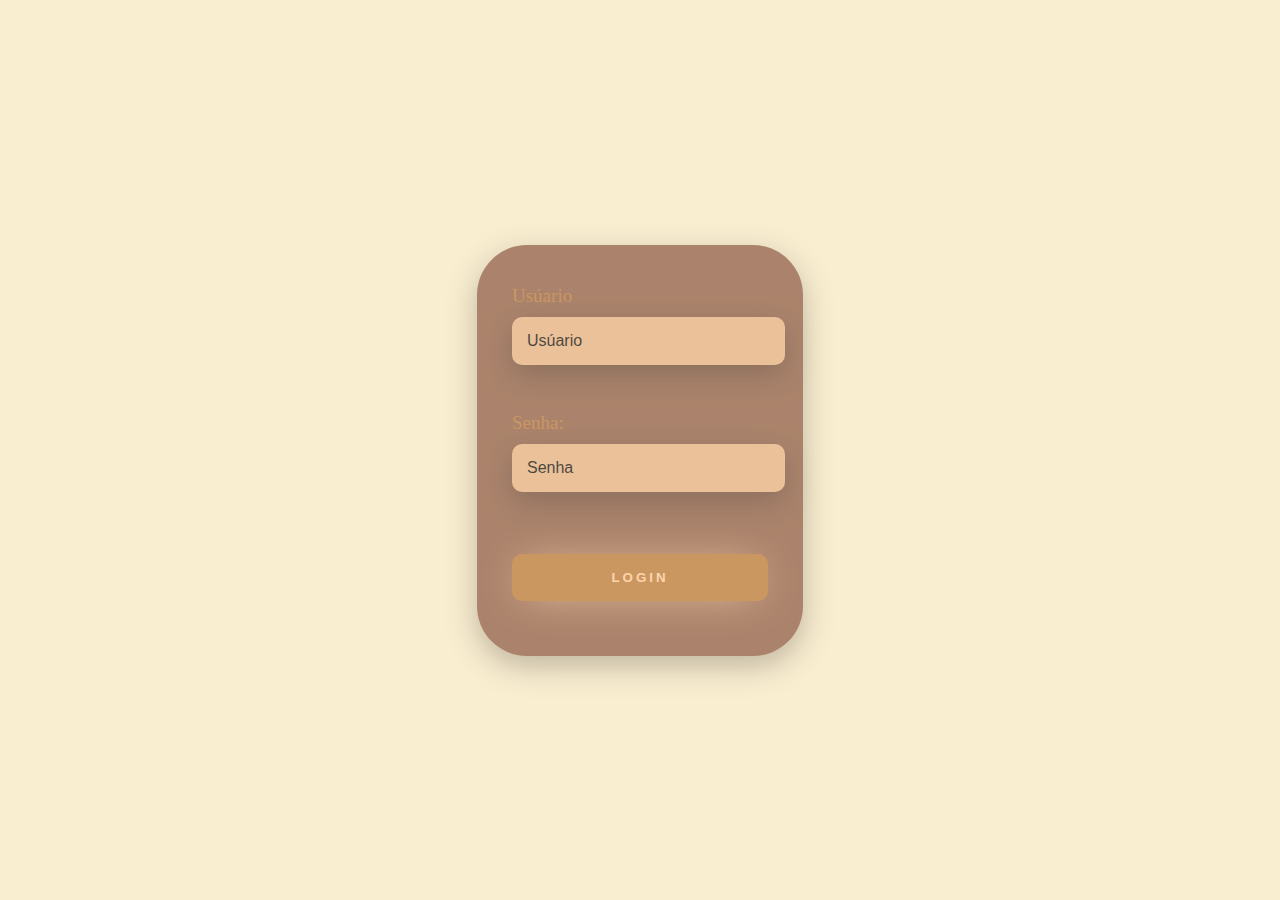
<file: login.html>
<!DOCTYPE html>
<html lang="en">
<head>
    <meta charset="UTF-8">
    <meta name="viewport" content="width=device-width, initial-scale=1.0">
    <title>Document</title>
    <link rel="stylesheet" href="login.css">
</head>
<body>
    <div class="container">
        <div class="conteudo">
            <div class="input-login">
                <label for="Usuario">
                    Usúario
                </label>
                <input type="text" id="input_ususario" placeholder="Usúario">
            </div>
            <div class="input-login">
               <label for="senha">Senha:</label> 
                <input type="text" id="input_senha" placeholder="Senha">
            </div>
            <button onclick="botaoLogin()" class="botaoLogin">Login</button>
        </div>
    </div>
</body>
</html>
</file>
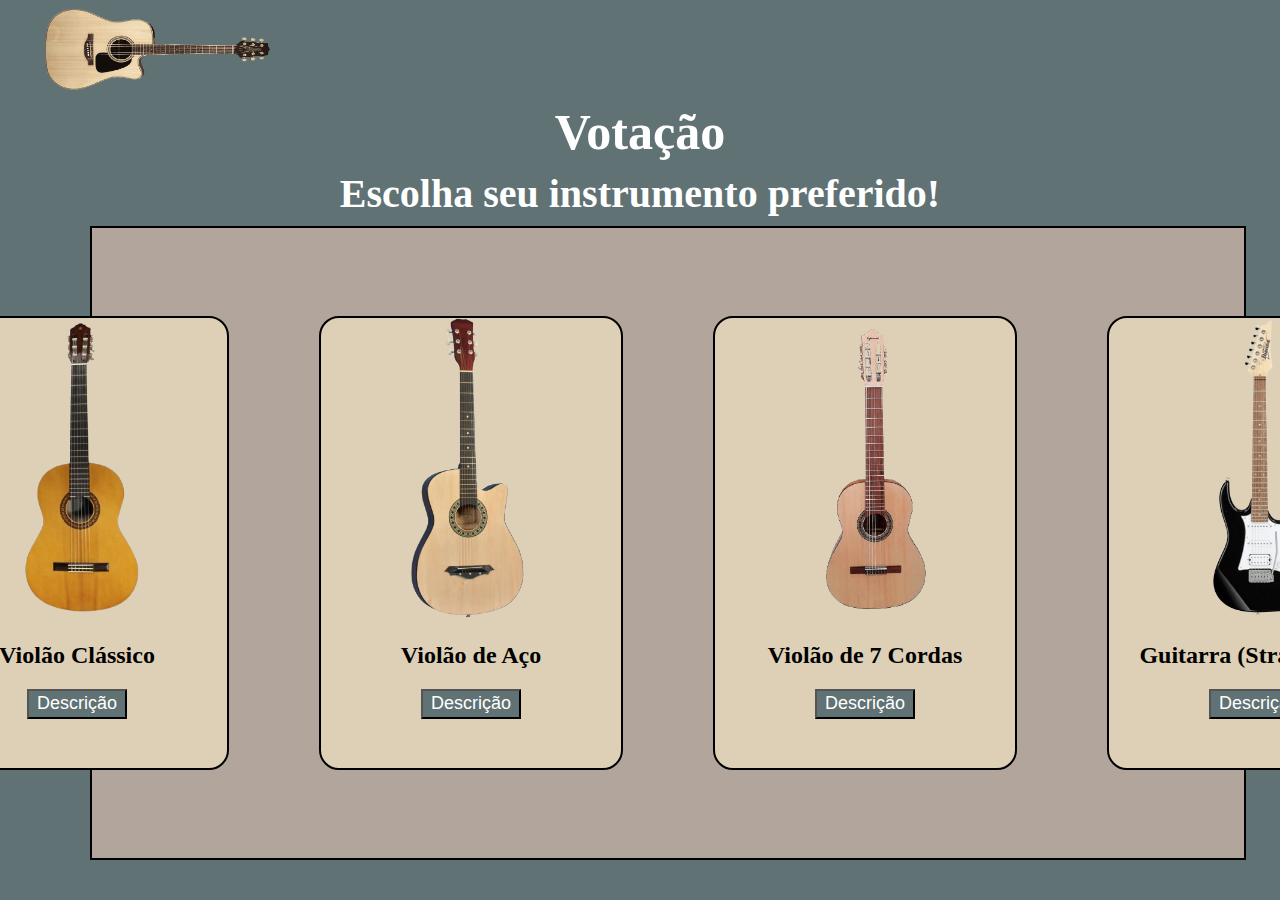
<file: votação.html>
<!DOCTYPE html>
<html lang="en">
<head>
    <meta charset="UTF-8">
    <meta name="viewport" content="width=device-width, initial-scale=1.0">
    <title>Document</title>
    <link rel="stylesheet" href="votação.css">
</head>
<body>
    <div class="imagem_violao">
        <a href="index.html"><img src="assets/png-transparent-takamine-guitars-acoustic-electric-guitar-cutaway-dreadnought-acoustic-guitar-takamine-guitars-guitar-accessory-string-instrument-cutaway-removebg-preview.png" alt=""></a></div>
        
    <h1 class="titulo">Votação</h1>
   
    <h3 class="titulo2">Escolha seu instrumento preferido! </h3>
    <div class="container">
      
        <div class="conteudo">
            
            <div class="img">
            <img src="assets/violaoClassico.png" alt="">
            <h2>Violão Clássico</h2>
                <button id="botaoClassico" onclick="violaoClassico()">Descrição</button>
                <div id="div_mensagem"></div>
            </div>
            
            <div class="img">
                <img src="assets/violaoAço.png" alt="">
                <h2>Violão de Aço</h2>
                <button id="botaoClassico2" onclick="violaoAço()">Descrição</button>
                <div id="div_mensagem2"></div>
                </div>

                <div class="img">
                    <img src="assets/violao7Cordas.png" alt="">
                    <h2>Violão de 7 Cordas</h2>
                    <button id="botaoClassico3" onclick="violao7Cordas()">Descrição</button>
                <div id="div_mensagem3"></div>
                    </div>

                    <div class="img">
                        <img src="assets/guitarra.png" alt="">
                        <h2>Guitarra (Stratocaster)</h2>
                        <button id="botaoClassico4" onclick="guitarra()">Descrição</button>
                        <div id="div_mensagem4"></div>
                        </div>

        </div>
      

    </div>


</body>
</html>

<script>

    var textoAdicionado = false
    function violaoClassico() {

        if(textoAdicionado==false) {
            textoAdicionado=true
            botaoClassico.innerHTML=`Menos`
        div_mensagem.innerHTML=`
    O violão clássico de nylon é um instrumento acústico venerado tanto por sua história quanto por sua versatilidade musical. Caracteriza-se pelas cordas de nylon, ao contrário do violão de aço, o que produz um som mais suave e melódico, ideal para a execução de peças clássicas, bossa nova e música folclórica. A construção deste tipo de violão favorece a técnica de dedilhado, permitindo uma ampla gama de nuances dinâmicas e expressivas. Através dos séculos, o violão clássico de nylon tem sido associado a grandes compositores e virtuosos como Andrés Segovia e João Pernambuco, que expandiram suas capacidades e repertório. Sua popularidade continua forte entre estudantes de música e concertistas, sendo um instrumento fundamental no desenvolvimento da técnica guitarrística e na interpretação de obras complexas.`
    }
    
    else {
        
        textoAdicionado=false
        botaoClassico.innerHTML=`Descrição`
        div_mensagem.innerHTML=``
    } }

   
    function violaoAço() {

        if(textoAdicionado==false) {
            textoAdicionado=true
            botaoClassico2.innerHTML=`Menos`
        div_mensagem2.innerHTML=`
        O violão de aço, distinguido principalmente por suas cordas metálicas, é um instrumento que oferece um som brilhante e ressonante, amplamente favorecido em gêneros como folk, country, blues e rock. Suas cordas de aço produzem um timbre mais forte e com maior volume em comparação ao mais suave e melódico violão de nylon. Isso o torna ideal para apresentações solo ou como parte de uma banda, pois sua sonoridade consegue se destacar mesmo em meio a outros instrumentos.

A construção do violão de aço também difere em termos de estrutura de suporte interna, projetada para suportar a tensão maior das cordas de aço. Frequentemente, estes violões possuem um corpo maior e um braço reforçado, características que contribuem para a robustez do instrumento e a clareza do som.`
    }
    
    else {
        
        textoAdicionado=false
        botaoClassico2.innerHTML=`Descrição`
        div_mensagem2.innerHTML=``
    } }

    function violao7Cordas() {

if(textoAdicionado==false) {
    textoAdicionado=true
    botaoClassico3.innerHTML=`Menos`
div_mensagem3.innerHTML=`
O violão de 7 cordas é uma evolução intrigante do violão tradicional, adicionando uma corda extra que normalmente é afinada em um registro mais baixo. Essa adição expande significativamente o alcance harmônico e melódico do instrumento, permitindo a execução de linhas de baixo e acordes mais complexos simultaneamente.

Originário do Brasil, o violão de 7 cordas é amplamente utilizado no choro e na samba, gêneros nos quais a corda adicional, geralmente afinada em C ou B, oferece uma base rítmica e harmônica mais rica. Essa configuração permite que o músico explore novas texturas sonoras e desenvolva arranjos mais sofisticados e completos, fazendo do violão de 7 cordas um pilar nessas tradições musicais.

`
}

else {

textoAdicionado=false
botaoClassico3.innerHTML=`Descrição`
div_mensagem3.innerHTML=``
} }

function guitarra() {

if(textoAdicionado==false) {
    textoAdicionado=true
    botaoClassico4.innerHTML=`Menos`
div_mensagem4.innerHTML=`
O violão de 7 cordas é uma evolução intrigante do violão tradicional, adicionando uma corda extra que normalmente é afinada em um registro mais baixo. Essa adição expande significativamente o alcance harmônico e melódico do instrumento, permitindo a execução de linhas de baixo e acordes mais complexos simultaneamente.

Originário do Brasil, o violão de 7 cordas é amplamente utilizado no choro e na samba, gêneros nos quais a corda adicional, geralmente afinada em C ou B, oferece uma base rítmica e harmônica mais rica. Essa configuração permite que o músico explore novas texturas sonoras e desenvolva arranjos mais sofisticados e completos, fazendo do violão de 7 cordas um pilar nessas tradições musicais.

`
}

else {

textoAdicionado=false
botaoClassico4.innerHTML=`Descrição`
div_mensagem4.innerHTML=``
} }

</script>
</file>
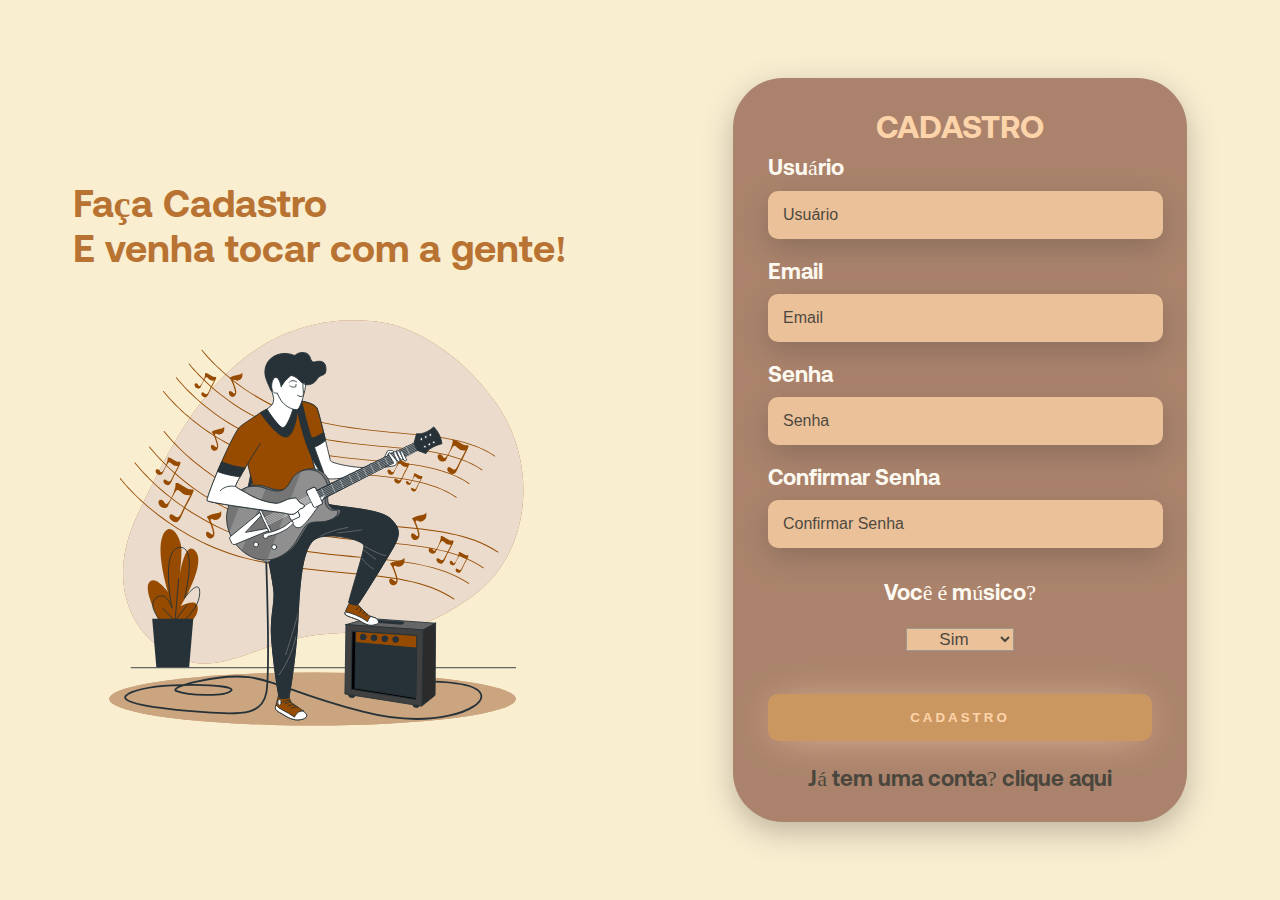
<file: Site/public/cadastro.html>
<!DOCTYPE html>
<html lang="en">
<head>
    <meta charset="UTF-8">
    <meta name="viewport" content="width=device-width, initial-scale=1.0">
    <title>Cadastro</title>
    <link rel="icon" href="assets/Amigo-Violao.png">
    <link rel="stylesheet" href="cadastro.css">
    <link rel="preconnect" href="https://fonts.googleapis.com">
<link rel="preconnect" href="https://fonts.gstatic.com" crossorigin>
<link href="https://fonts.googleapis.com/css2?family=Kanit:ital,wght@0,100;0,200;0,300;0,400;0,500;0,600;0,700;0,800;0,900;1,100;1,200;1,300;1,400;1,500;1,600;1,700;1,800;1,900&family=PT+Serif:ital,wght@0,400;0,700;1,400;1,700&family=Roboto:ital,wght@0,100;0,300;0,400;0,500;0,700;0,900;1,100;1,300;1,400;1,500;1,700;1,900&display=swap" rel="stylesheet">
</head>
<body>
  <style>
    .input-erro{
      color: red;
    }
  </style>
    <div class="main-login">
        <div class="login-esquerda">
            <h1>Faça Cadastro <br> E venha tocar com a gente!</h1>
           
            <img src="playing-music-animate (2).svg" alt="" class="img-esquerda">
        </div>
        <div class="login-direita">
            <div class="card-login">
                <h1>CADASTRO</h1>
                <div class="texto-card">
                    <label id="Validação" for="usuario">Usuário</label>
                    <input type="text" id="cadastro_usuario" placeholder="Usuário">
                    
                </div>
                <div class="texto-card">
                    <label id="Validação" for="email">Email</label>
                    <input type="text" id="email_usuario" placeholder="Email">
                    
                </div>
                <div class="texto-card">
                    <label id="Validação" for="senha">Senha</label>
                    <input type="password" id="senha_usuario" placeholder="Senha">
                </div>
                <div class="texto-card">
                    <label id="Validação" for="confirmarSenha">Confirmar Senha</label>
                    <input type="password" id="confirmarSenha_usuario" placeholder="Confirmar Senha">
                </div>
                <div class="select">
                <p>Você é músico?</p>
                <select  id="select_musico">
                
                    <option value="sim">Sim</option>
                    <option value="nao">Não</option>
                
                </select></div>
                
                <div id="div_msgErro"></div>
                <button class="botao-login" onclick="cadastrar()">Cadastro</button>
                <span class="styleSpan" >
                    <a href="login.html">Já tem uma conta? clique aqui</a>
                </span>
            </div>
        </div>
    </div>

</body>
</html>
<script>
   function cadastrar() {
    
    div_msgErro.innerHTML = ``
    //Recupere o valor da nova input pelo nome do id
    // Agora vá para o método fetch logo abaixo
    var usuarioVar = cadastro_usuario.value;
    var emailVar = email_usuario.value;
    var senhaVar = senha_usuario.value;
    var confirmacaoSenhaVar = confirmarSenha_usuario.value;
    var selectMusico = select_musico.value
    var tamanhoEmail = emailVar.length
    if (
      usuarioVar == "" 
    ) {
      
    

      document.getElementById("cadastro_usuario").style.border = "2px solid red";
    
      
      
      div_msgErro.innerHTML += `Campo usúario, está vazio!`
      
      return false;
    }
    
    
    else if(emailVar == '') {
      document.getElementById("email_usuario").style.border = "2px solid red";
      div_msgErro.innerHTML += `Campo email, está vazio!`
      return false;
    }

       
    else if(senhaVar == '') {
      document.getElementById("senha_usuario").style.border = "2px solid red";
      div_msgErro.innerHTML += `Campo senha, está vazio!`
      return false;
    }

    else if(confirmacaoSenhaVar == '') {
      document.getElementById("confirmarSenha_usuario").style.border = "2px solid red";
      div_msgErro.innerHTML += `Campo confirmar senha, está vazio!`
      return false;
    }


    else if(emailVar.indexOf('@') < 0) {
      document.getElementById("email_usuario").style.border = "2px solid red";
      div_msgErro.innerHTML += `Campo email, precisa ter @ !`
      return false;
    } 
  
    
    
    else if(senhaVar.length < 8) {
      document.getElementById("senha_usuario").style.border = "2px solid red";
      div_msgErro.innerHTML += `Campo senha, precisa ter no mínimo 8 caracteres !`
      return false;
    } 

    else if(senhaVar != confirmacaoSenhaVar) {
      document.getElementById("senha_usuario").style.border = "2px solid red";
      document.getElementById("confirmarSenha_usuario").style.border = "2px solid red";
      div_msgErro.innerHTML += `As senhas precisam ser iguais!`
      return false;
    } 
    
    
    else {
      
    

    // Enviando o valor da nova input
    fetch("/usuarios/cadastrar", {
      method: "POST",
      headers: {
        "Content-Type": "application/json",
      },
      body: JSON.stringify({
        // crie um atributo que recebe o valor recuperado aqui
        // Agora vá para o arquivo routes/usuario.js
        usuarioServer: usuarioVar,
        emailServer: emailVar,
        senhaServer: senhaVar,
        selectMusicoServer: selectMusico
      }),
    })
      .then(function (resposta) {
        console.log("resposta: ", resposta);

        if (resposta.ok) {
       

          alert(`Redirecionando para tela de login`)

          setTimeout(() => {
            window.location = "login.html";
          }, "1000");

          limparFormulario();
          
        } else {
          throw "Houve um erro ao tentar realizar o cadastro!";
        }
      })
      .catch(function (resposta) {
        console.log(`#ERRO: ${resposta}`);
        
      });

    return false;
  }



}
</script>
</file>
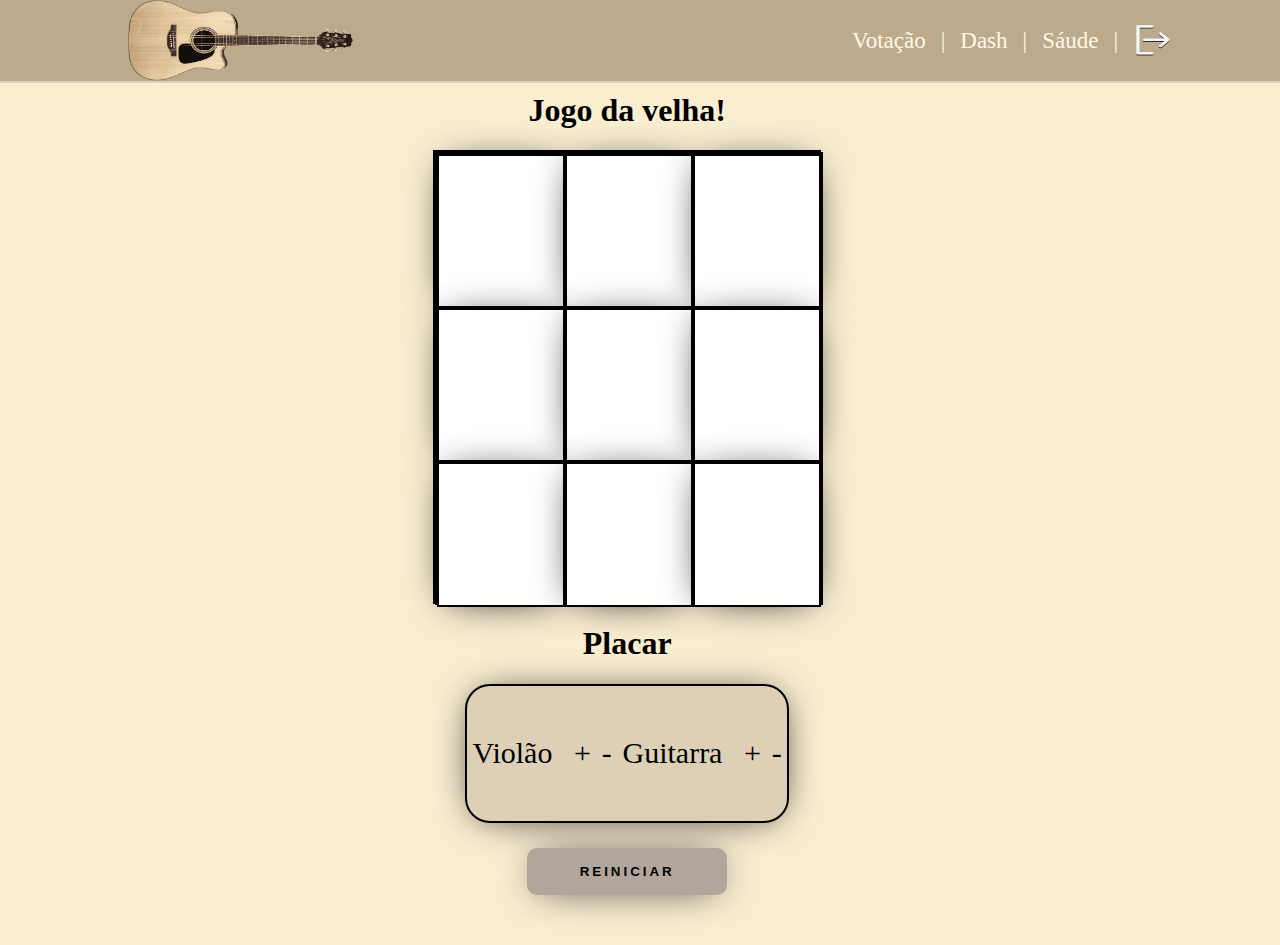
<file: Site/public/jogodaVelha.html>
<!DOCTYPE html>
<html lang="en">

<head>
    <meta charset="UTF-8">
    <meta name="viewport" content="width=device-width, initial-scale=1.0">
    <title>Jogo da Velha</title>
    <link rel="stylesheet" href="jogodaVelha.css">
    <link rel="icon" href="assets/Amigo-Violao.png">
</head>

<body>
    
       <div class="header">
        <div class="container1">
            

     <a href="home.html">  <img class="imagem-violao" src="assets/png-transparent-takamine-guitars-acoustic-electric-guitar-cutaway-dreadnought-acoustic-guitar-takamine-guitars-guitar-accessory-string-instrument-cutaway-removebg-preview.png"> </a>
                 
      
           <ul class="navbar">
        
            <a href="votação.html"><li>Votação</li></a>
            <li>|</li>
            
            
            <a href="dash.html"><li>Dash</li></a>
            
            <li>|</li>

            <a href="saude.html"><li>Sáude</li></a>
            
            <li>|</li>
            <a class="imgLogo" href="login.html"><img src="assets/logoutbranco.png" alt=""></a>
            
           </ul>
            
        
    </div>
</div>

<div class="containerdivisãoheader">
</div>

    <div class="container">
        <h1>Jogo da velha!</h1>
        <div class="conteudo">
            <div class="linha1">
                <div class="quadrados">
                    <div onclick="quadrado('a1')"" class=" quadrado" id="a1">
                        <div id="teste"></div>
                    </div>
                    <div onclick="quadrado('a2')" class="quadrado" id="a2">
                        <div id="teste"></div>
                    </div>
                    <div onclick="quadrado('a3')" class="quadrado" id="a3">
                        <div id="teste"></div>
                    </div>
                </div>
            </div>

            <div class="linha2">
                <div class="quadrados">
                    <div class="quadrado" onclick="quadrado('b1')" id="b1">

                    </div>
                    <div onclick="quadrado('b2')" class="quadrado" id="b2">

                    </div>
                    <div class="quadrado" onclick="quadrado('b3')" id="b3">

                    </div>
                </div>
            </div>
            <div class="linha3">
                <div class="quadrados">
                    <div class="quadrado" onclick="quadrado('c1')" id="c1">

                    </div>
                    <div class="quadrado" onclick="quadrado('c2')" id="c2">

                    </div>
                    <div class="quadrado" onclick="quadrado('c3')" id="c3">

                    </div>
                </div>
            </div>

        </div>
        <div class="botoes">


            <h1>Placar</h1>
            <div class="conteudoBotao">
                <p>Violão</p>
                <p class="placar" id="violaoPlacar"></p>
                <div class="adicionar" onclick="Adicionar('Violão')">+</div>
                <div class="remover" onclick="Remover('Violão')">-</div>
                <p>Guitarra</p>
                <p class="placar" id="guitarraPlacar"></p>
                <p class="adicionar" onclick="Adicionar('Guitarra')">+</p>
                <p class="remover" onclick="Remover('Guitarra')">-</p>
            </div>
        </div>
        <button class="reiniciar" onclick="Reiniciar()">Reiniciar</button>
    </div>

  


</body>

</html>

<script>

    var tabuleiroPrincipal = [];
    var linha1 = ['a1', 'a2', 'a3']
    var linha2 = ['b1', 'b2', 'b3']
    var linha3 = ['c1', 'c2', 'c3']

    tabuleiroPrincipal = [linha1, linha2, linha3]


    var violao = `<img src="https://cdn-icons-png.flaticon.com/512/1887/1887840.png" style="width: 119px; height: 130px;"  > `
    var guitarra = `<img src="https://cdn-icons-png.flaticon.com/512/355/355081.png" style="width: 119px; height: 130px;"  > `

    var primeiroInstrumento = violao
    function quadrado(botaoEscolhido) {

        var botao = document.getElementById(botaoEscolhido)

        for (var linha = 0; linha < tabuleiroPrincipal.length; linha++) {

            for (var quadrado = 0; quadrado < tabuleiroPrincipal[linha].length; quadrado++) {

                if (tabuleiroPrincipal[linha][quadrado] == botaoEscolhido) {

                    tabuleiroPrincipal[linha][quadrado] = primeiroInstrumento

                    botao.innerHTML = primeiroInstrumento;


        

                }


            }


        }

        if (primeiroInstrumento == violao) {
            primeiroInstrumento = guitarra
        }

        else {
            primeiroInstrumento = violao
        }


    }
    var placarViolao = 0
    var placarGuitarra = 0
    function Adicionar(comparar) {

        if (comparar == 'Violão') {
            violaoPlacar.innerHTML = placarViolao += 1
        }
        else {
            guitarraPlacar.innerHTML = placarGuitarra += 1
        }
    }

    function Remover(comparar) {

              if (comparar == 'Violão') {
                violaoPlacar.innerHTML = placarViolao -= 1
            }

         
            else {
                
                guitarraPlacar.innerHTML = placarGuitarra -= 1
            }

            if(placarGuitarra <0 || placarViolao <0) {
                guitarraPlacar.innerHTML=``
                violaoPlacar.innerHTML=``
                alert(`Valor inválido`)
                placarGuitarra=0 
                placarViolao=0
            }
        }
    

    function Reiniciar() {

      var quadrados =  document.querySelectorAll('.quadrado')
        console.log(quadrados.length)
   
        for(var i =0; i<quadrados.length; i++) {
            
            quadrados[i].innerHTML= ``
        }

        tabuleiroPrincipal = [
            ['a1', 'a2', 'a3'],
            ['b1', 'b2', 'b3'],
            ['c1', 'c2', 'c3']
        ];
        primeiroInstrumento=violao
    }
</script>
</file>
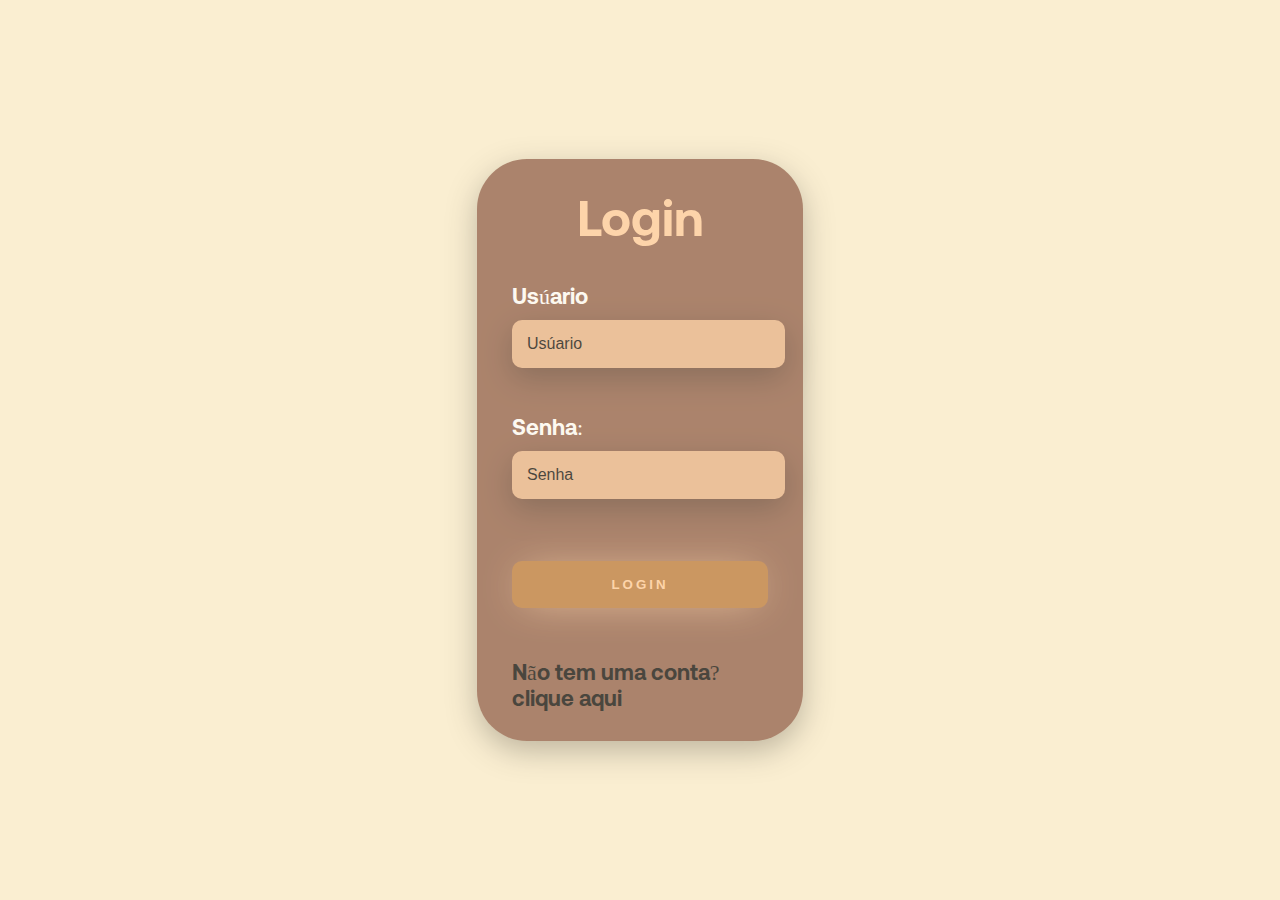
<file: Site/public/login.html>
<!DOCTYPE html>
<html lang="en">

<head>
    <meta charset="UTF-8">
    <meta name="viewport" content="width=device-width, initial-scale=1.0">
    <title>Login</title>
    <link rel="stylesheet" href="login.css">
    <link rel="icon" href="assets/Amigo-Violao.png">
    <link rel="preconnect" href="https://fonts.googleapis.com">
    <link rel="preconnect" href="https://fonts.gstatic.com" crossorigin>
    <link href="https://fonts.googleapis.com/css2?family=Kanit:ital,wght@0,100;0,200;0,300;0,400;0,500;0,600;0,700;0,800;0,900;1,100;1,200;1,300;1,400;1,500;1,600;1,700;1,800;1,900&family=PT+Serif:ital,wght@0,400;0,700;1,400;1,700&family=Roboto:ital,wght@0,100;0,300;0,400;0,500;0,700;0,900;1,100;1,300;1,400;1,500;1,700;1,900&display=swap" rel="stylesheet">
</head>

<body>
    <div class="container">
        <div class="conteudo">
            <div class="titulo">
                <h1>Login</h1>
            </div>
            <div class="input-login">

                <label for="Usuario">
                    Usúario
                </label>
                <input type="text" id="input_usuario" placeholder="Usúario">
            </div>
            <div class="input-login">
                <label for="senha">Senha:</label>
                <input type="password" id="input_senha" placeholder="Senha">
            </div>
            <button onclick="autenticar()" class="botaoLogin">Login</button>
            <a href="cadastro.html">
                <p>Não tem uma conta? clique aqui</p>
            </a>
        </div>
    </div>
</body>

</html>
<script>
    function autenticar() {
        var NOME_USUARIO = sessionStorage.NOME_USUARIO
       

        var usuarioVar = input_usuario.value;
        var senhaVar = input_senha.value;

        console.log("FORM LOGIN: ", usuarioVar);
        console.log("FORM SENHA: ", senhaVar);

        // TODO: VERIFICAR AS VALIDAÇÕES QUE ELES ESTÃO APRENDENDO EM ALGORITMOS 
        if (usuarioVar == "" || senhaVar == "") {
            window.alert("Preencha todos os campos para prosseguir!");
            5;
            return false;
        }



        fetch("/usuarios/autenticar", {
            method: "POST",
            headers: {
                "Content-Type": "application/json"
            },
            body: JSON.stringify({
                usuarioServer: usuarioVar,
                senhaServer: senhaVar
            })
        }).then(function (resposta) {
            console.log("ESTOU NO THEN DO entrar()!");

            if (resposta.ok) {
                console.log(resposta);

                resposta.json().then(json => {
                    console.log(json);
                    console.log(JSON.stringify(json));

                    sessionStorage.EMAIL_USUARIO = json.email;
                    sessionStorage.NOME_USUARIO = json.usuario;
                    sessionStorage.ID_USUARIO = json.idUsuario;
                    sessionStorage.musico = json.musico 

                    alert(`Login com sucesso!`);
                    

                    setTimeout(function () {
                        window.location = "home.html";

                    }, 1000); // apenas para exibir o loading

                });

            } else {

                console.log("Houve um erro ao tentar realizar o login!");
                alert(`Erro`);
                resposta.text().then(texto => {
                    console.error(texto);

                });
            }

        }).catch(function (erro) {
            console.log(erro);
        });

        return false;
    }



</script>
</file>
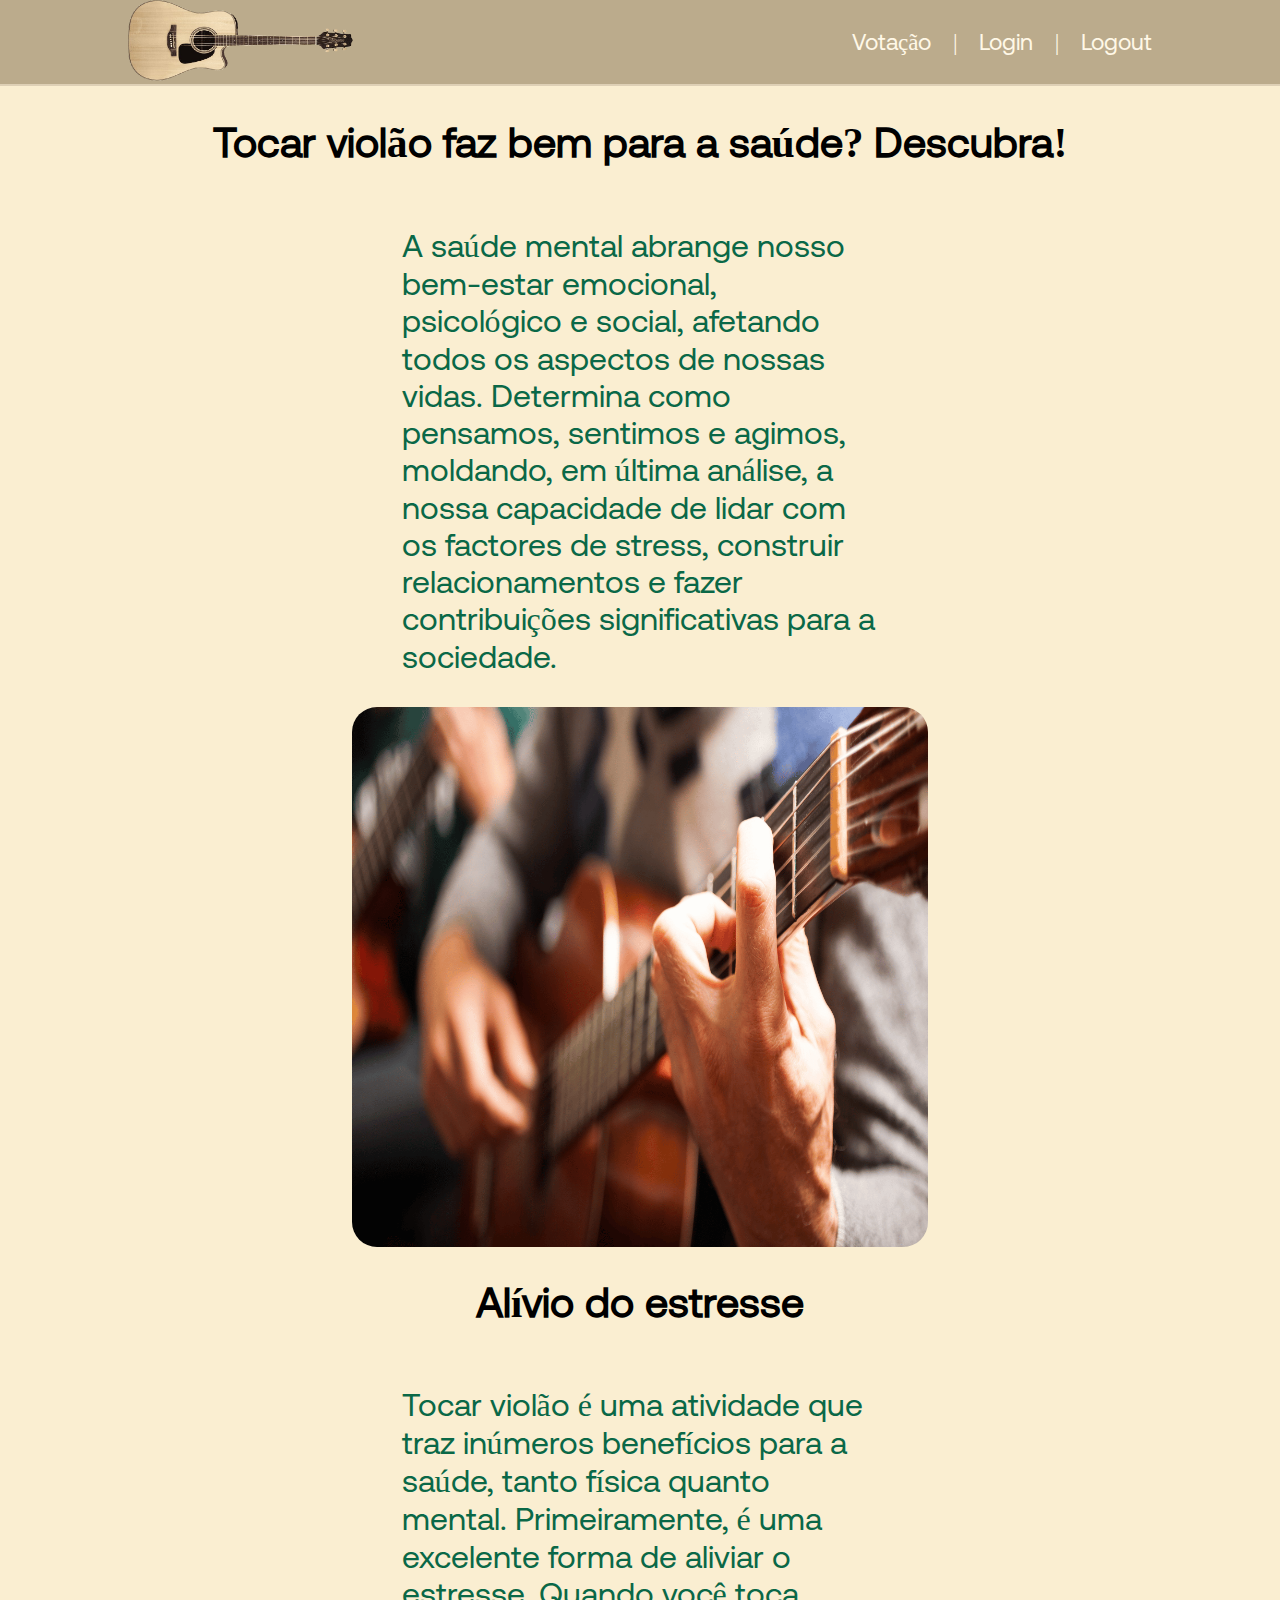
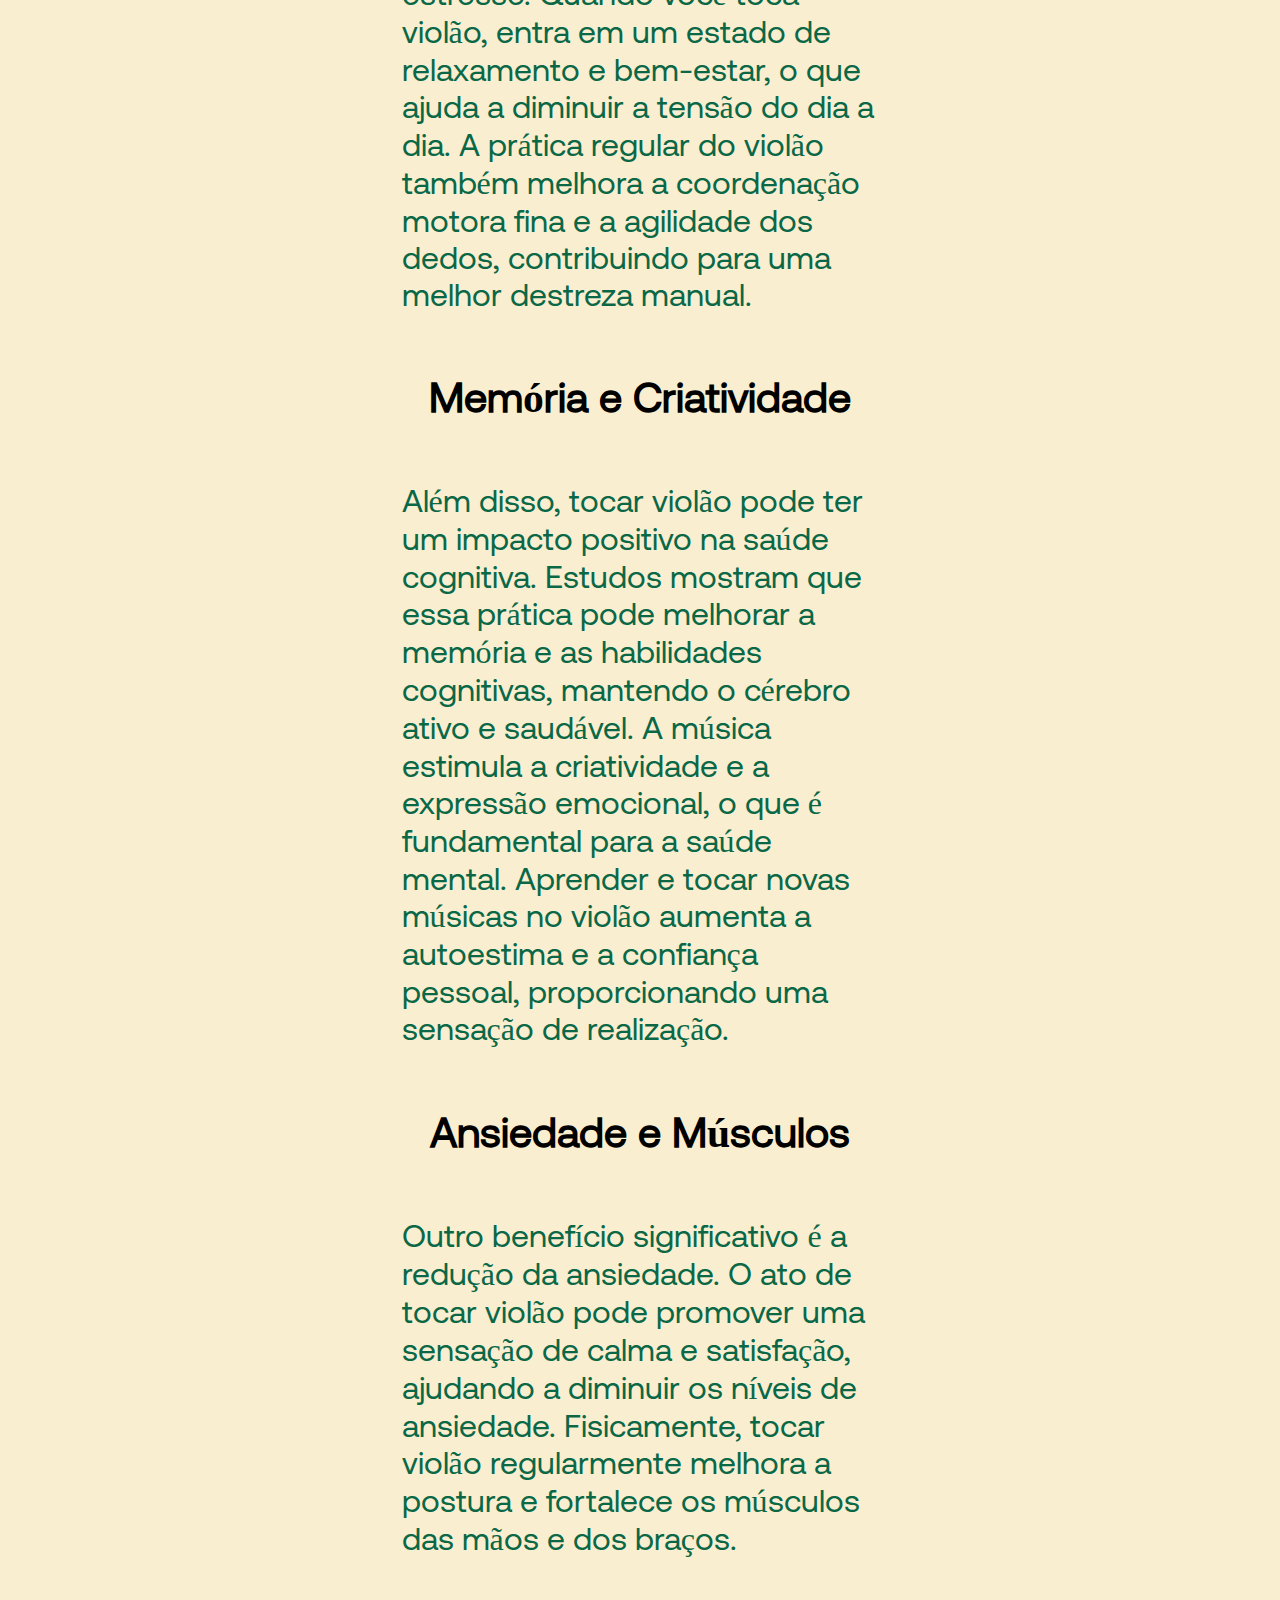
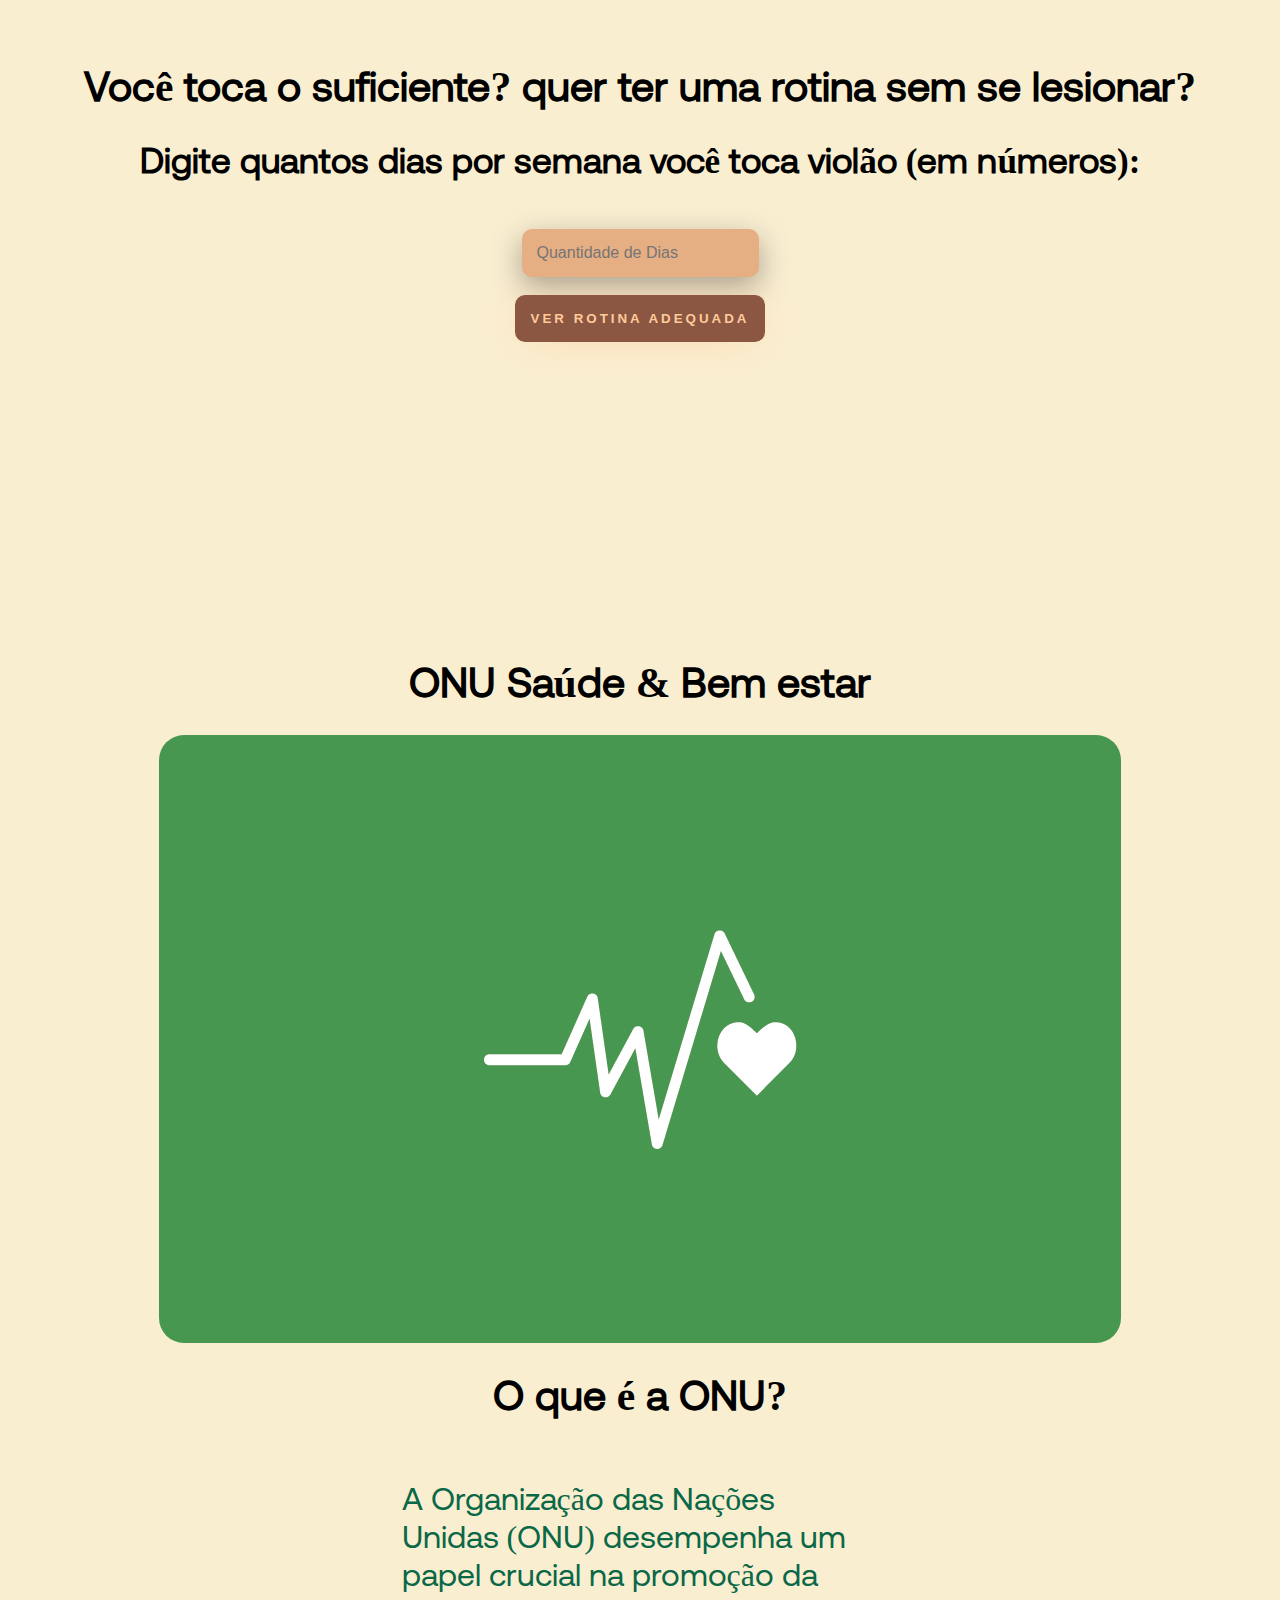
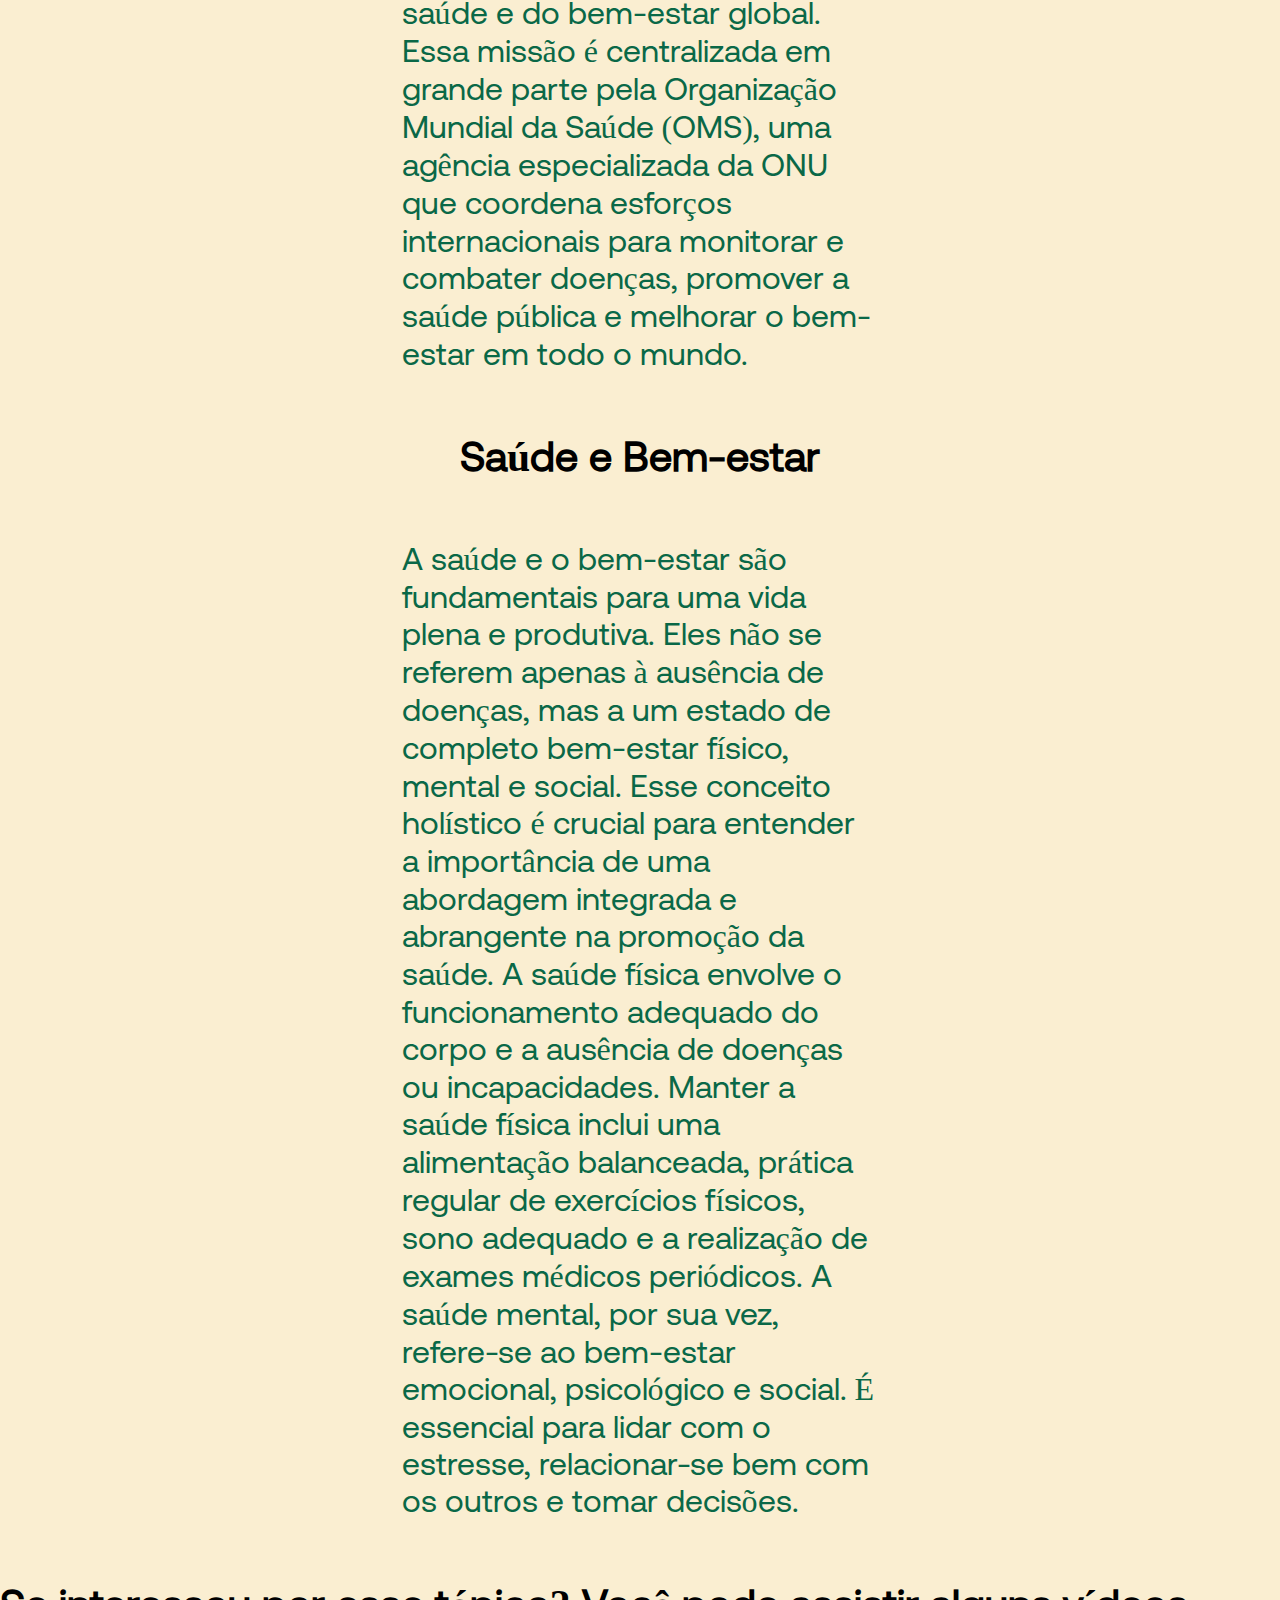
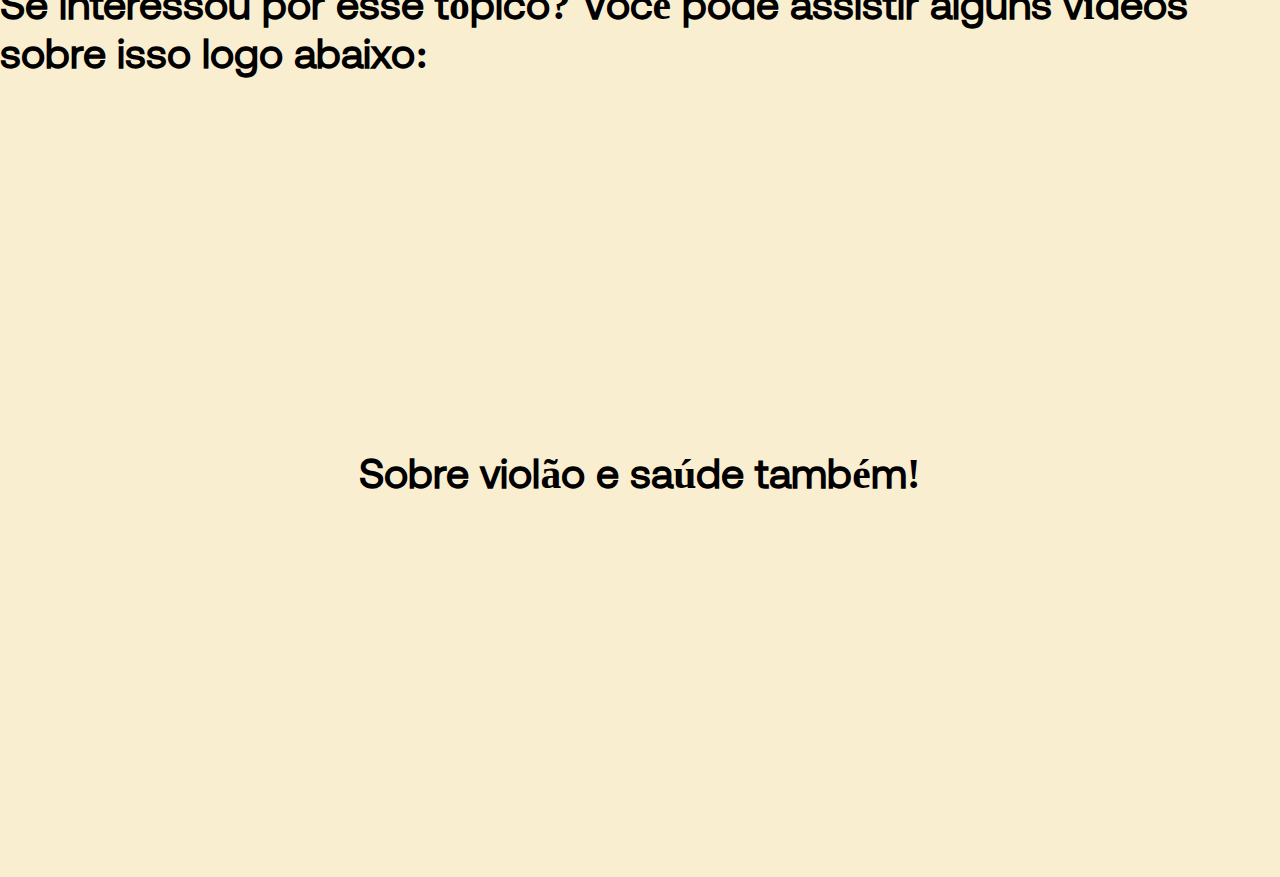
<file: Site/public/saude.html>
<!DOCTYPE html>
<html lang="en">

<head>
    <meta charset="UTF-8">
    <meta name="viewport" content="width=device-width, initial-scale=1.0">
    <title>Saúde</title>
    <link rel="icon" href="assets/Amigo-Violao.png">
    <link rel="stylesheet" href="saude.css">
</head>

<body>

    <div class="header">
        <div class="container">


            <div class="imagem_violao">
                <a href="home.html"><img class="violaoImagem"
                        src="../assets/png-transparent-takamine-guitars-acoustic-electric-guitar-cutaway-dreadnought-acoustic-guitar-takamine-guitars-guitar-accessory-string-instrument-cutaway-removebg-preview.png"
                        alt=""></a>
            </div>
            <ul class="navbar">

                <a href="votação.html">
                    <li>Votação</li>
                </a>
              

              
            
                <li>|</li>
                <a href="login.html">
                    <li>Login</li>
                </a>
                <li>|</li>
                <a href="index.html">
                    <li>Logout</li>
                </a>

            </ul>


        </div>
    </div>

    <div class="containerdivisãoheader">
    </div>
    <div class="container1">

        <div class="titulo">
            <h1>Tocar violão faz bem para a saúde? Descubra! </h1>
        </div>
        <div class="paragrafo1">
            <p>
                A saúde mental abrange nosso bem-estar emocional, psicológico e social, afetando todos os aspectos de
                nossas vidas. Determina como pensamos, sentimos e agimos, moldando, em última análise, a nossa
                capacidade de lidar com os factores de stress, construir relacionamentos e fazer contribuições
                significativas para a sociedade.</p>
        </div>
        <div class="img">
            <img src="./assets/saudeGuitarra.webp"
                alt="">
        </div>
    </div>

    <div class="containerFrases">
        <H1>Alívio do estresse</H1>
        <p>Tocar violão é uma atividade que traz inúmeros benefícios para a saúde, tanto física quanto mental.
            Primeiramente, é uma excelente forma de aliviar o estresse. Quando você toca violão, entra em um estado de
            relaxamento e bem-estar, o que ajuda a diminuir a tensão do dia a dia. A prática regular do violão também
            melhora a coordenação motora fina e a agilidade dos dedos, contribuindo para uma melhor destreza manual.</p>
        <h1>Memória e Criatividade</h1>
        <p>Além disso, tocar violão pode ter um impacto positivo na saúde cognitiva. Estudos mostram que essa prática
            pode melhorar a memória e as habilidades cognitivas, mantendo o cérebro ativo e saudável. A música estimula
            a criatividade e a expressão emocional, o que é fundamental para a saúde mental. Aprender e tocar novas
            músicas no violão aumenta a autoestima e a confiança pessoal, proporcionando uma sensação de realização.</p>
        <h1>Ansiedade e Músculos </h1>
        <p>Outro benefício significativo é a redução da ansiedade. O ato de tocar violão pode promover uma sensação de
            calma e satisfação, ajudando a diminuir os níveis de ansiedade. Fisicamente, tocar violão regularmente
            melhora a postura e fortalece os músculos das mãos e dos braços.</p>
    </div>

    <div class="rotina">
        <h1>Você toca o suficiente? quer ter uma rotina sem se lesionar?</h1>
        <h2>Digite quantos dias por semana você toca violão (em números):</h2>
        <br>
        <input class="input_rotina" type="number" id="input_dias" placeholder="Quantidade de Dias">
        <br>
        <button class="botao_rotina" onclick="Rotina()">Ver rotina adequada</button>
        <br><br>
        <div class="msg_rotina" id="div_msg"></div>


    </div>

    <div class="onu">
        <h1>ONU Saúde & Bem estar</h1>
        <img src="./assets/onuSaude.png"
            alt="">
        <h1>O que é a ONU?</h1>
        <p>A Organização das Nações Unidas (ONU) desempenha um papel crucial na promoção da saúde e do bem-estar global.
            Essa missão é centralizada em grande parte pela Organização Mundial da Saúde (OMS), uma agência
            especializada da ONU que coordena esforços internacionais para monitorar e combater doenças, promover a
            saúde pública e melhorar o bem-estar em todo o mundo.
        <h1>Saúde e Bem-estar</h1>
        
        <p>A saúde e o bem-estar são fundamentais para uma vida plena e produtiva. Eles não se referem apenas à ausência de doenças, mas a um estado de completo bem-estar físico, mental e social. Esse conceito holístico é crucial para entender a importância de uma abordagem integrada e abrangente na promoção da saúde.

            A saúde física envolve o funcionamento adequado do corpo e a ausência de doenças ou incapacidades. Manter a saúde física inclui uma alimentação balanceada, prática regular de exercícios físicos, sono adequado e a realização de exames médicos periódicos. A saúde mental, por sua vez, refere-se ao bem-estar emocional, psicológico e social. É essencial para lidar com o estresse, relacionar-se bem com os outros e tomar decisões. 
            
            </p>

            <h1>Se interessou por esse tópico? Você pode assistir alguns vídeos sobre isso logo abaixo:</h1>
            <iframe width="560" height="315" src="https://www.youtube.com/embed/gYx1fCOUpAw?si=8Z6Ax2-H66EFvhBS" title="YouTube video player" frameborder="0" allow="accelerometer; autoplay; clipboard-write; encrypted-media; gyroscope; picture-in-picture; web-share" referrerpolicy="strict-origin-when-cross-origin" allowfullscreen></iframe>
            <h1>Sobre violão e saúde também!</h1>
            <iframe width="560" height="315" src="https://www.youtube.com/embed/ZaLao76YfL4?si=mKGDzhHFOtWymD2N" title="YouTube video player" frameborder="0" allow="accelerometer; autoplay; clipboard-write; encrypted-media; gyroscope; picture-in-picture; web-share" referrerpolicy="strict-origin-when-cross-origin" allowfullscreen></iframe>

    </div>
</body>

</html>

<script>

    function Rotina() {
     
        var qtdDias = Number(input_dias.value)
        div_msg.innerHTML = ``

        if (qtdDias < 1 || qtdDias > 7) {
            alert(`Quantidade de dias erradas! tem que ser entre 1 e 7`)
        }
        else {
            for (var cont = 1; cont <= qtdDias; cont++) {
                if (cont == 1) {
                    div_msg.innerHTML += `<h1 style="font-size: 30px; margin: 0;">${cont} Dia :</h1> <h2 style="font-size:25px; margin:0;">Técnica e Aquecimento </h2>   10 minutos: Alongamento e aquecimento das mãos e dedos. <br>
20 minutos: Exercícios de técnica básica (escalas, arpejos).<br> 
30 minutos: Prática de acordes e progressões. <br> <br>`
                }

                else if (cont == 2) {
                    div_msg.innerHTML += `<h1 style="font-size: 30px; margin: 0;">${cont} Dia :</h1>  <h2 style="font-size:25px; margin:0;">Repertório e Canções </h2> 
10 minutos: Aquecimento. <br>
20 minutos: Revisão de canções conhecidas. <br>
30 minutos: Aprendizado de uma nova música <br>`
                }

                else if (cont == 3) {
                    div_msg.innerHTML += `<h1 style="font-size: 30px; margin: 0;">${cont} Dia :</h1>  <h2 style="font-size:25px; margin:0;">Teoria Musical e Improvisação</h2>
                10 minutos: Aquecimento. <br>
20 minutos: Estudo de teoria musical <br> (acordes, escalas, harmonia) <br>
30 minutos: Prática de improvisação  <br> <br>`
                }

                else if (cont == 4) {
                    div_msg.innerHTML += `<h1 style="font-size: 30px; margin: 0;">${cont} Dia :</h1>  <h2 style="font-size:25px; margin:0;">Técnica Avançada e Velocidade</h2>
                10 minutos: Aquecimento. <br>
20 minutos: Exercícios de técnica avançada <br> (tapping, sweep picking, fingerstyle). <br>
30 minutos: Prática de velocidade e precisão. <br> <br>
            `}

                else if (cont == 5) {
                    div_msg.innerHTML += `<h1 style="font-size: 30px; margin: 0;">${cont} Dia :</h1>  <h2 style="font-size:25px; margin:0;">Estudo de Estilo e Gênero</h2>
                10 minutos: Aquecimento. <br>
20 minutos: Estudo de um estilo de sua preferencia. <br>
30 minutos: Aplicação do estilo em músicas ou improvisação. <br> <br>`

                }

                else if (cont == 6) {
                    div_msg.innerHTML += `<h1 style="font-size: 30px; margin: 0;">${cont} Dia :</h1>  <h2 style="font-size:25px; margin:0;">Composição e Criatividade</h2>
                10 minutos: Aquecimento. <br>
20 minutos: Exercícios de criatividade <br> (criação de riffs, melodias) <br>
30 minutos: Composição de uma música  <br> <br>`
                }

                else {
                    div_msg.innerHTML += `<h1 style="font-size: 30px; margin: 0;">${cont} Dia :</h1>  <h2 style="font-size:25px; margin:0;">Revisão e Relaxamento</h2>
                10 minutos: Aquecimento. <br>
20 minutos: Revisão do material estudado. <br>
30 minutos: Tocar músicas favoritas para relaxar`
                }
            }
        }
    }






</script>
</file>
<file: login.css>
body{
    margin: 0;
    padding: 0;
    background: #FAEED1;
}

.container{
    display: flex;
    align-items: center;
    height: 100vh;
    justify-content: center;
}

.conteudo{
    display: flex;
    justify-content: center;
    align-items: center;
    flex-direction: column;
    padding: 30px 35px;
    background:#8b5742;
    border-radius: 50px;
    box-shadow: 0px 10px 30px #00000056;
    opacity: 0.7;
    gap: 3vh;
    width: 20%;
  
    
}

.input-login{
    width: 100%;
    display: flex;
    flex-direction: column;
    align-items: flex-start;
    justify-content: center;
    margin: 10px 0px;
}
.input-login > input{
    width: 95%;
    border: none;
    border-radius: 10px;
    padding: 15px;
    background: #e6ae83;
    color: #000000;
    font-size: 12pt;
    box-shadow: 0px 10px 30px #00000056;
    outline: none;
}

.input-login > label {
    color : #b87333;
    margin-bottom: 10px;
    font-size: 19px;
}
.input-login input::placeholder {
    color : #000000;
}

.botaoLogin {
    width: 100%;
    padding: 16px 0px ;
    margin: 25px;
    border: none;
    border-radius: 10px;
    outline: none;
    text-transform: uppercase;
    font-weight: 800;
    letter-spacing: 3px;
    color: #ffca9a;
    background:#b87333;
    cursor: pointer;
    box-shadow: 0px 2px 40px -12px;
}

.botaoLogin:hover {
    font-size:16px;

}
</file>
<file: votação.css>
body {
    background-color: #607274;
    margin: 0;
    padding: 0;
}


.titulo  {
    display: flex;
    align-items: center;
    justify-content: center;
    font-size: 50px;
    color: white;
    margin: 1vh;


}


.imagem_violao img{
    width: 225px;
    height: 81px;
    margin-left: 5vh;
    margin-top: 1vh;
}

.titulo2{
    margin:1vh;
    display: flex;
    align-items: center;
    color: white;
    font-size: 40px;
    justify-content: center;
}

.container {
    height: 70vh;
    width: 90vw;
    border: 2px solid black;
    justify-content: center;
    display: flex;
    background-color: #B2A59B;
    margin-left:10vh;
}

.conteudo {

    display: flex;
    align-items: center;
    justify-content: center;
    gap: 10vh;
    
   
}

.img img {
    width: 300px;
    height: 300px;
    
}

.img{
    border: 2px solid black;
    background-color: #DED0B6;
    text-align: center;
    cursor: pointer;
    border-radius: 20px;
    overflow: auto;    /* Adiciona scrollbar se necessário */
    width: 300px;
    height: 450px;

}

.img:hover{
    background-color: #B2A59B;
    transition: 1s;

}


#div_mensagem{
    margin: 30px;
    font-size: 20px;
}
#div_mensagem2{
    margin: 30px;
    font-size: 20px;
}
#div_mensagem3{
    margin: 30px;
    font-size: 20px;
}
#div_mensagem4{
    margin: 30px;
    font-size: 20px;
}


.img button{
    background-color: #607274;
    color: white;
    cursor: pointer;
    width: 100px;
    height: 30px;
    font-size: 18px;
    text-align: center;
}
</file>
<file: Site/public/cadastro.css>
@font-face {
    font-family: 'Aeonik Regular';
    src: url(fonts/AeonikTRIAL-Bold.otf);
}
body{
    margin: 0;
    font-family: 'Aeonik Regular';
}



.main-login {
    width: 100vw;
    height: 100vh;
    background: #FAEED1;
    display: flex;
    justify-content: center ;
    align-items: center;
}

.login-esquerda {
    width: 50vw;
    height: 100vh;
    display: flex;
    justify-content: center;
    align-items: center;
    flex-direction: column;
}

.img-esquerda{
    width: 35vw;
}

.login-esquerda h1 {
    color:#b87333;
    font-size: 3vw;
}

.login-direita {
    width: 50vw;
    height: 100vh;
    display: flex;
    justify-content: center;
    align-items: center;
}

.card-login{
    width : 60% ;
    display: flex;
    justify-content: center;
    align-items: center;
    flex-direction: column;
    padding: 30px 35px;
    background:#8b5742;
    border-radius: 50px;
    box-shadow: 0px 10px 30px #00000056;
    opacity: 0.7;
}

.card-login h1 {
    color: #ffca9a; ;
    font-weight: 800;
    margin: 0;
}

.texto-card{
    width: 100%;
    display: flex;
    flex-direction: column;
    align-items: flex-start;
    justify-content: center;
    margin: 10px 0px;
}

.texto-card > input {
    width: 95%;
    border: none;
    border-radius: 10px;
    padding: 15px;
    background: #e6ae83;
    color: #000000;
    font-size: 12pt;
    box-shadow: 0px 10px 30px #00000056;
    outline: none;
}

.texto-card > label {
    color : #ffffff;
    margin-bottom: 10px;
    font-size: 22px;
}

.texto-card input::placeholder {
    color : #000000;
}

.botao-login {
    width: 100%;
    padding: 16px 0px ;
    margin: 25px;
    border: none;
    border-radius: 10px;
    outline: none;
    text-transform: uppercase;
    font-weight: 800;
    letter-spacing: 3px;
    color: #ffca9a;
    background:#b87333;
    cursor: pointer;
    box-shadow: 0px 2px 40px -12px;
}

.botao-login:hover {
    font-size:16px;

}
.styleSpan {
    font-size: 22px;
    cursor: pointer;
  
}
.styleSpan a {
    text-decoration: none; 
    color: black;
}

.styleSpan a:hover{ 
   
    color: white;
    transition: 1s;
}

.selectMusico {
    border: solid black 2px;
    background: #e6ae83;
    
    margin-top: 2vh;
    flex-direction: column;
    text-align: center;
   
    width: 200px;
    justify-content: center;
    height: 49px;
    align-items: center;
}


#select_musico{
    width: 12vh;
    text-align: center;
    background: #e6ae83;
    color: #000000;
    font-size: 17px;
}

.select p{
    color: #ffffff;
    font-size: 22px;
    text-align: center;
}

.select {
    display: flex;
    align-items: center;
    flex-direction: column;
}

#div_msgErro {
    font-size: 22px;
    color: red;
    margin-top: 2vh;
}
</file>
<file: Site/public/jogodaVelha.css>
body {
    margin: 0;
    padding: 0;
    background-color: #FAEED1;
    overflow-y: hidden;
}


.container {
    height: 100vh;
    width: 98vw;
    display: flex;
    align-items: center;
    justify-content: center;
    flex-direction: column;
}

.conteudo {

    border: 2px solid black;
    width: 30vw;

    height: 50vh;
    gap: 15vh;
}

.linha1 {
    border: 2px solid black;
    width: 30vw;
    position: relative;
    height: 33.3%;
}

.linha2 {
    border: 2px solid black;
    width: 30vw;
    position: relative;
    height: 33.3%;
}

.linha3 {
    border: 2px solid black;
    width: 30vw;
    position: relative;
    height: 31.3%;
}

.quadrados {
    position: absolute;
    width: 100%;
    height: 100%;
    display: flex;
    flex-direction: row;

}

.quadrado {
    position: relative;
    width: 33.3%;
    height: 100%;

    border: 2px solid black;
    font-size: 40px;
    align-items: center;
    display: flex;
    justify-content: center;
    cursor: pointer;
    box-shadow: 0px 2px 40px -12px;

    background-color: white;
}

.botoes {
    display: flex;
    align-items: center;
    justify-content: center;
    flex-direction: column;

}

.conteudoBotao {

    border: 2px solid black;
    height: 15vh;
    display: flex;
    align-items: center;
    justify-content: space-around;
    flex-direction: row;
    width: 25vw;
    background-color: #DED0B6;
    border-radius: 25px;
    box-shadow: 0px 2px 40px -12px;
}

#violaoPlacar {
    font-size: 16px;
    cursor: pointer;
}

#guitarraPlacar {
    font-size: 31px;
    cursor: pointer;
}

.adicionar {
    cursor: pointer;
}

.remover {
    cursor: pointer;
}

.reiniciar {
    margin-top: 2vh;
   width: 200px;
    padding: 16px 0px;
    margin: 25px;
    border: none;
    border-radius: 10px;
    outline: none;
    text-transform: uppercase;
    font-weight: 800;
    letter-spacing: 3px;
    color: #000000;
    background-color: #B2A59B;
    cursor: pointer;
    box-shadow: 0px 2px 40px -12px;
}

.imagem-violao {

    width: 225px;
    height: 81px;

}

.header {

    border-bottom: 2px solid #DED0B6;
    background-color: #BBAB8C;

    position: fixed;
    width: 100vw;
    z-index: 1000;

}

.container1 {
    width: 80%;
    margin: auto;
    display: flex;
    height: 9vh;

}

.navbar {
    width: 300px;
    list-style: none;
    display: flex;
    justify-content: space-between;
    align-items: center;
    font-size: 23px;
    gap: 15px;
    color: #FFF8E7;
    cursor: pointer;
}

.navbar a {
    list-style: none;
    color: #FFF8E7;
    text-decoration: none;
    position: relative;

}

.navbar a li::after {
    content: "";
    width: 0%;
    height: 3px;
    background-color: black;
    position: absolute;
    bottom: -5px;
    left: 0;
    transition: 0.3s ease-in-out;
}

.navbar a:hover ::after {
    width: 100%;
}

.header .container1 {
    justify-content: space-between;
}

.imgLogo {
    width: 40px;
    height: 37px;
}

.imgLogo img {
    width: 40px;
    height: 37px;
}

.containerdivisãoheader {
    height: 5vh;
}

#violaoPlacar {
    font-size: 31px;
}

.conteudoBotao p {
    font-size: 30px;
}

.adicionar {
    font-size: 30px;
}

.remover {
    font-size: 30px;

}
</file>
<file: Site/public/login.css>
@font-face {
    font-family: 'Aeonik Regular';
    src: url(fonts/AeonikTRIAL-Bold.otf);
}
body{
    margin: 0;
    padding: 0;
    background: #FAEED1;
    font-family: 'Aeonik Regular';
}
.container{
    display: flex;
    align-items: center;
    height: 100vh;
    justify-content: center;
}

.conteudo{
    display: flex;
    justify-content: center;
    align-items: center;
    flex-direction: column;
    padding: 30px 35px;
    background:#8b5742;
    border-radius: 50px;
    box-shadow: 0px 10px 30px #00000056;
    opacity: 0.7;
    gap: 3vh;
    width: 20%;
  
    
}

.titulo h1 {
    margin: 0;
    font-size: 50px;
    color: #ffca9a;
}

.input-login{
    width: 100%;
    display: flex;
    flex-direction: column;
    align-items: flex-start;
    justify-content: center;
    margin: 10px 0px;
}


.input-login > input{
    width: 95%;
    border: none;
    border-radius: 10px;
    padding: 15px;
    background: #e6ae83;
    color: #000000;
    font-size: 12pt;
    box-shadow: 0px 10px 30px #00000056;
    outline: none;
}

.input-login > label {
    color : #ffffff;
    margin-bottom: 10px;
    font-size: 22px;
}
.input-login input::placeholder {
    color : #000000;
}

.botaoLogin {
    width: 100%;
    padding: 16px 0px ;
    margin: 25px;
    border: none;
    border-radius: 10px;
    outline: none;
    text-transform: uppercase;
    font-weight: 800;
    letter-spacing: 3px;
    color: #ffca9a;
    background:#b87333;
    cursor: pointer;
    box-shadow: 0px 2px 40px -12px;
}

.botaoLogin:hover {
    font-size:16px;

}

.conteudo p {
    color: rgb(0, 0, 0);
    margin: 0;
    text-decoration: none;
    font-size: 22px;
    list-style: none;
}

.conteudo a{
    list-style: none;
    text-decoration: none;
}

.conteudo p:hover{
    color: white;
    transition: 1s;
}
</file>
<file: Site/public/saude.css>
@font-face {
    font-family: 'Aeonik Regular';
    src: url(fonts/AeonikTRIAL-Regular.otf);
}

body{
    margin: 0;
    padding: 0;
    background-color: #FAEED1;
    font-family: 'Aeonik Regular';
}
.imagem-violao {
    
    width: 225px;
    height: 81px;
    
}

.header {
 
    border-bottom: 2px solid #DED0B6;
    background-color: #BBAB8C;
    
    position: fixed;
    width: 100vw;
    z-index: 1000;
    
}

.container {
    width: 80%;
    margin: auto;
    display: flex;
    

}

.navbar {
    width: 300px;
    list-style: none;
    display: flex;
    justify-content: space-between;
    align-items: center;
    font-size: 23px;
    gap: 15px;
    color: #FFF8E7;
    cursor: pointer;
}

.navbar a {
    list-style: none;
    color: #FFF8E7;
    text-decoration: none;
    position: relative;
    
}

.navbar a li::after {
    content: "";
    width: 0%;
    height: 3px;
    background-color: black;
    position: absolute;
    bottom: -5px; 
    left: 0;
    transition: 0.3s ease-in-out;
}

.navbar a:hover ::after {
    width: 100%;
}

.header .container {
    justify-content: space-between;
}

.container1{
    display: flex;
    justify-content: center;
    align-items: center;
 
    flex-direction: column;
}
.img img {
    height: 60vh;
    width: 45vw;
    border-radius: 25px;
}

.titulo h1 {
   
    font-weight: bold;
    font-size: 2.6rem;
}
.containerdivisãoheader{
    height: 10vh;
}
.paragrafo1 p {
  
   font-size: 2.0rem;
   color: #0A6847;
}
.paragrafo1 p{
    width: 37.25vw;
}

.containerFrases{
  display: flex;
  align-items: center;
  flex-direction: column;
 
 
}

.containerFrases p{
    width: 37.25vw;
    font-size: 2.0rem;
    color: #0A6847;
}

.rotina{
  
    display: flex;
    align-items: center;
    flex-direction: column;
    margin-bottom: 3vh;
    margin-top: 8vh;
}

.msg_rotina{
    font-size: 2.0rem;
    text-align: center;
    overflow: auto;
    height: 25vh;
   
    
   
}

.msg_rotina::after {
    border: 2px solid black;
}
.input_rotina{
   
    border: none;
    border-radius: 10px;
    padding: 15px;
    background: #e6ae83;
    color: #000000;
    font-size: 12pt;
    box-shadow: 0px 10px 30px #00000056;
    outline: none;
}

.rotina button{
   
    padding: 16px ;
   
    border: none;
    border-radius: 10px;
    outline: none;
    text-transform: uppercase;
    font-weight: 800;
    letter-spacing: 3px;
    color: #ffca9a;
    background: #8b5742;
    cursor: pointer;
    box-shadow: 0px 2px 40px -12px;
}

.rotina h1{
    margin: 0;
    font-size: 2.6rem;
}
.rotina h2{
    font-size: 2.2rem;
}

.onu{
    display: flex;
    align-items: center;
    flex-direction: column ;
   margin-bottom: 4vh;
}
.violaoImagem {
    
    width: 225px;
    height: 81px;
    
}

.onu img{
    border-radius: 25px;
}
.onu p{
    width: 37.25vw;
    font-size: 2.0rem;
    color: #0A6847;
}

.onu h1{
    font-size: 2.6rem;
}

.containerFrases h1{
    font-size: 2.6rem;
}
</file>
